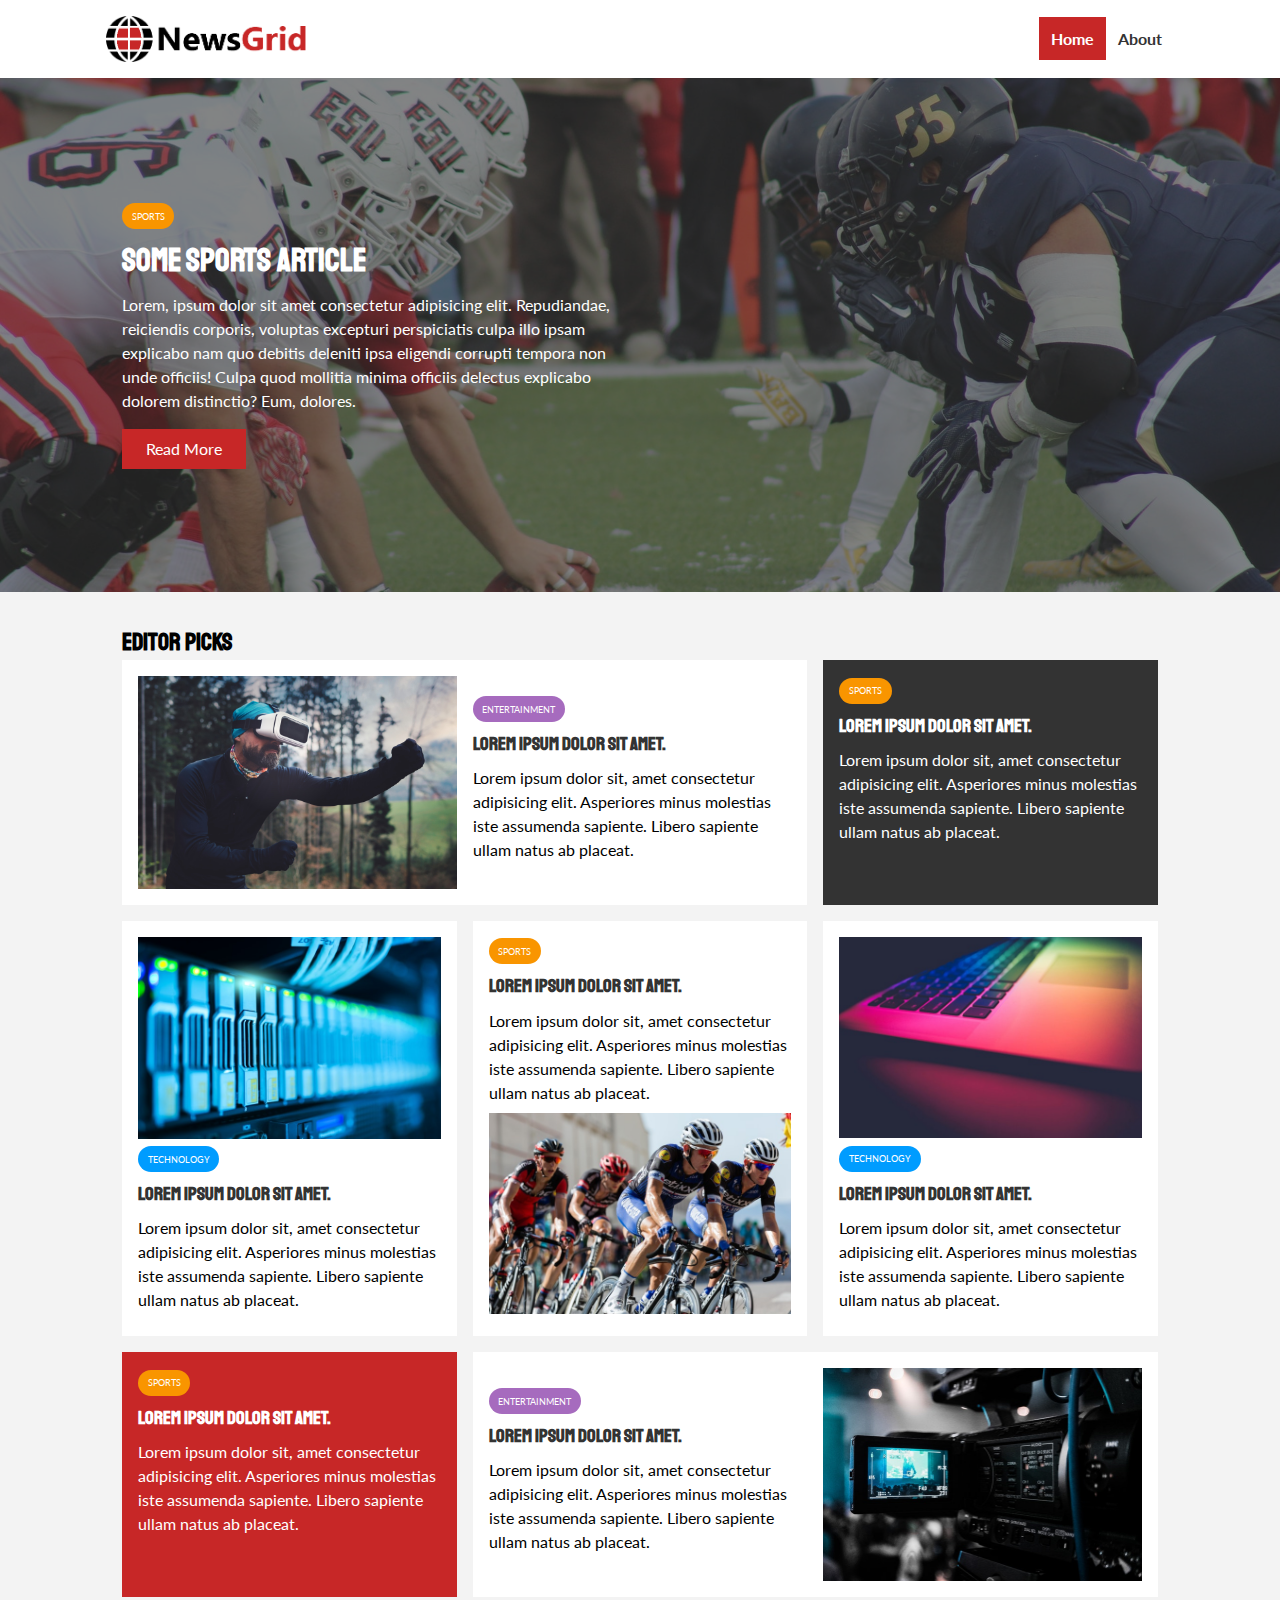
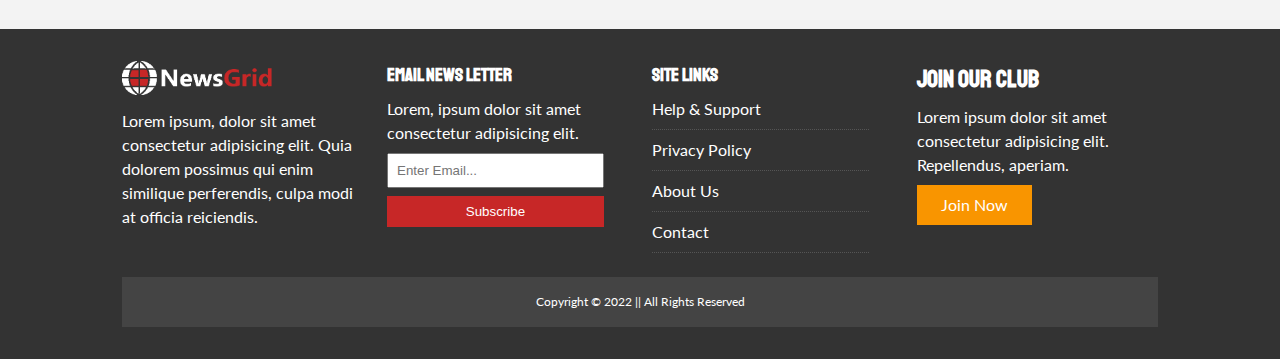
<file: index.html>
<!DOCTYPE html>
<html lang="en">
  <head>
    <meta charset="UTF-8" />
    <meta http-equiv="X-UA-Compatible" content="IE=edge" />
    <meta name="viewport" content="width=device-width, initial-scale=1.0" />
    <link
      rel="stylesheet"
      href="https://use.fontawesome.com/releases/v5.6.3/css/all.css"
      integrity="sha384-UHRtZLI+pbxtHCWp1t77Bi1L4ZtiqrqD80Kn4Z8NTSRyMA2Fd33n5dQ8lWUE00s/"
      crossorigin="anonymous"
    />
    <link
      href="https://fonts.googleapis.com/css?family=Lato|Staatliches"
      rel="stylesheet"
    />
    <link rel="stylesheet" href="./css/style.css" />
    <link
      rel="stylesheet"
      media="screen and (max-width:768px)"
      href="./css/mobile.css"
    />
    <link rel="shortcut icon" type="image/x-icon" href="favicon.ico" />
    <title>News Grid | Latest News</title>
  </head>
  <body>
    <nav id="main-nav">
      <div class="container">
        <img src="img/logo.png" alt="NewsGrid" class="logo" />
        <div class="social">
          <a href="http://facebook.com" target="_blank"
            ><i class="fab fa-facebook fa-2x"></i
          ></a>
          <a href="http://twitter.com" target="_blank"
            ><i class="fab fa-twitter fa-2x"></i
          ></a>
          <a href="http://instagram.com" target="_blank"
            ><i class="fab fa-instagram fa-2x"></i
          ></a>
          <a href="http://youtube.com" target="_blank"
            ><i class="fab fa-youtube fa-2x"></i
          ></a>
        </div>
        <ul>
          <li><a class="current" href="index.html">Home</a></li>
          <li><a href="about.html">About</a></li>
        </ul>
      </div>
    </nav>

    <!--Showcase-->
    <header id="showcase">
      <div class="container">
        <div class="showcase-container">
          <div class="showcase-content">
            <div class="category category-sports">Sports</div>
            <h1>Some Sports Article</h1>
            <p>
              Lorem, ipsum dolor sit amet consectetur adipisicing elit.
              Repudiandae, reiciendis corporis, voluptas excepturi perspiciatis
              culpa illo ipsam explicabo nam quo debitis deleniti ipsa eligendi
              corrupti tempora non unde officiis! Culpa quod mollitia minima
              officiis delectus explicabo dolorem distinctio? Eum, dolores.
            </p>
            <a href="article.html" class="btn btn-primary">Read More</a>
          </div>
        </div>
      </div>
    </header>

    <!-- Home Articles -->
    <section id="home-articles" class="py-2">
      <div class="container">
        <h2>Editor Picks</h2>
        <div class="articles-container">
          <article class="card">
            <!-- This will be a grid container -->
            <img src="./img/articles/ent1.jpg" alt="" />
            <!-- One Grid Item -->
            <div>
              <div class="category category-ent">Entertainment</div>
              <h3><a href="article.html">Lorem ipsum dolor sit amet.</a></h3>
              <p>
                Lorem ipsum dolor sit, amet consectetur adipisicing elit.
                Asperiores minus molestias iste assumenda sapiente. Libero
                sapiente ullam natus ab placeat.
              </p>
            </div>
          </article>

          <article class="card bg-dark">
            <div class="category category-sports">Sports</div>
            <h3><a href="article.html">Lorem ipsum dolor sit amet.</a></h3>
            <p>
              Lorem ipsum dolor sit, amet consectetur adipisicing elit.
              Asperiores minus molestias iste assumenda sapiente. Libero
              sapiente ullam natus ab placeat.
            </p>
          </article>

          <article class="card">
            <!-- This will be a grid container -->
            <img src="./img/articles/tech1.jpg" alt="" />
            <!-- One Grid Item -->
            <div class="category category-tech">Technology</div>
            <h3><a href="article.html">Lorem ipsum dolor sit amet.</a></h3>
            <p>
              Lorem ipsum dolor sit, amet consectetur adipisicing elit.
              Asperiores minus molestias iste assumenda sapiente. Libero
              sapiente ullam natus ab placeat.
            </p>
          </article>

          <article class="card">
            <div class="category category-sports">Sports</div>
            <h3><a href="article.html">Lorem ipsum dolor sit amet.</a></h3>
            <p>
              Lorem ipsum dolor sit, amet consectetur adipisicing elit.
              Asperiores minus molestias iste assumenda sapiente. Libero
              sapiente ullam natus ab placeat.
            </p>
            <img src="./img/articles/sports1.jpg" alt="" />
          </article>

          <article class="card">
            <!-- This will be a grid container -->
            <img src="./img/articles/tech2.jpg" alt="" />
            <!-- One Grid Item -->
            <div class="category category-tech">Technology</div>
            <h3><a href="article.html">Lorem ipsum dolor sit amet.</a></h3>
            <p>
              Lorem ipsum dolor sit, amet consectetur adipisicing elit.
              Asperiores minus molestias iste assumenda sapiente. Libero
              sapiente ullam natus ab placeat.
            </p>
          </article>

          <article class="card bg-primary">
            <div class="category category-sports">Sports</div>
            <h3><a href="article.html">Lorem ipsum dolor sit amet.</a></h3>
            <p>
              Lorem ipsum dolor sit, amet consectetur adipisicing elit.
              Asperiores minus molestias iste assumenda sapiente. Libero
              sapiente ullam natus ab placeat.
            </p>
          </article>

          <article class="card">
            <!-- This will be a grid container -->

            <!-- One Grid Item -->
            <div>
              <div class="category category-ent">Entertainment</div>
              <h3><a href="article.html">Lorem ipsum dolor sit amet.</a></h3>
              <p>
                Lorem ipsum dolor sit, amet consectetur adipisicing elit.
                Asperiores minus molestias iste assumenda sapiente. Libero
                sapiente ullam natus ab placeat.
              </p>
            </div>
            <img src="./img/articles/ent2.jpg" alt="" />
          </article>
        </div>
      </div>
    </section>

    <!-- Footer -->
    <footer id="main-footer" class="py-2">
      <div class="container footer-container">
        <div>
          <img src="./img/logo_light.png" alt="News Grid" />
          <p>
            Lorem ipsum, dolor sit amet consectetur adipisicing elit. Quia
            dolorem possimus qui enim similique perferendis, culpa modi at
            officia reiciendis.
          </p>
        </div>

        <div>
          <h3>Email News Letter</h3>
          <p>Lorem, ipsum dolor sit amet consectetur adipisicing elit.</p>
          <form>
            <input type="email" placeholder="Enter Email..." />
            <input type="submit" value="Subscribe" class="btn btn-primary" />
          </form>
        </div>

        <div>
          <h3>Site Links</h3>
          <ul class="list">
            <li><a href="#">Help & Support</a></li>
            <li><a href="#">Privacy Policy</a></li>
            <li><a href="#">About Us</a></li>
            <li><a href="#">Contact</a></li>
          </ul>
        </div>

        <div>
          <h2>Join Our Club</h2>
          <p>
            Lorem ipsum dolor sit amet consectetur adipisicing elit.
            Repellendus, aperiam.
          </p>
          <a href="#" class="btn btn-secondary">Join Now</a>
        </div>

        <div>
          <p>Copyright &copy; 2022 || All Rights Reserved</p>
        </div>
      </div>
    </footer>
  </body>
</html>
</file>
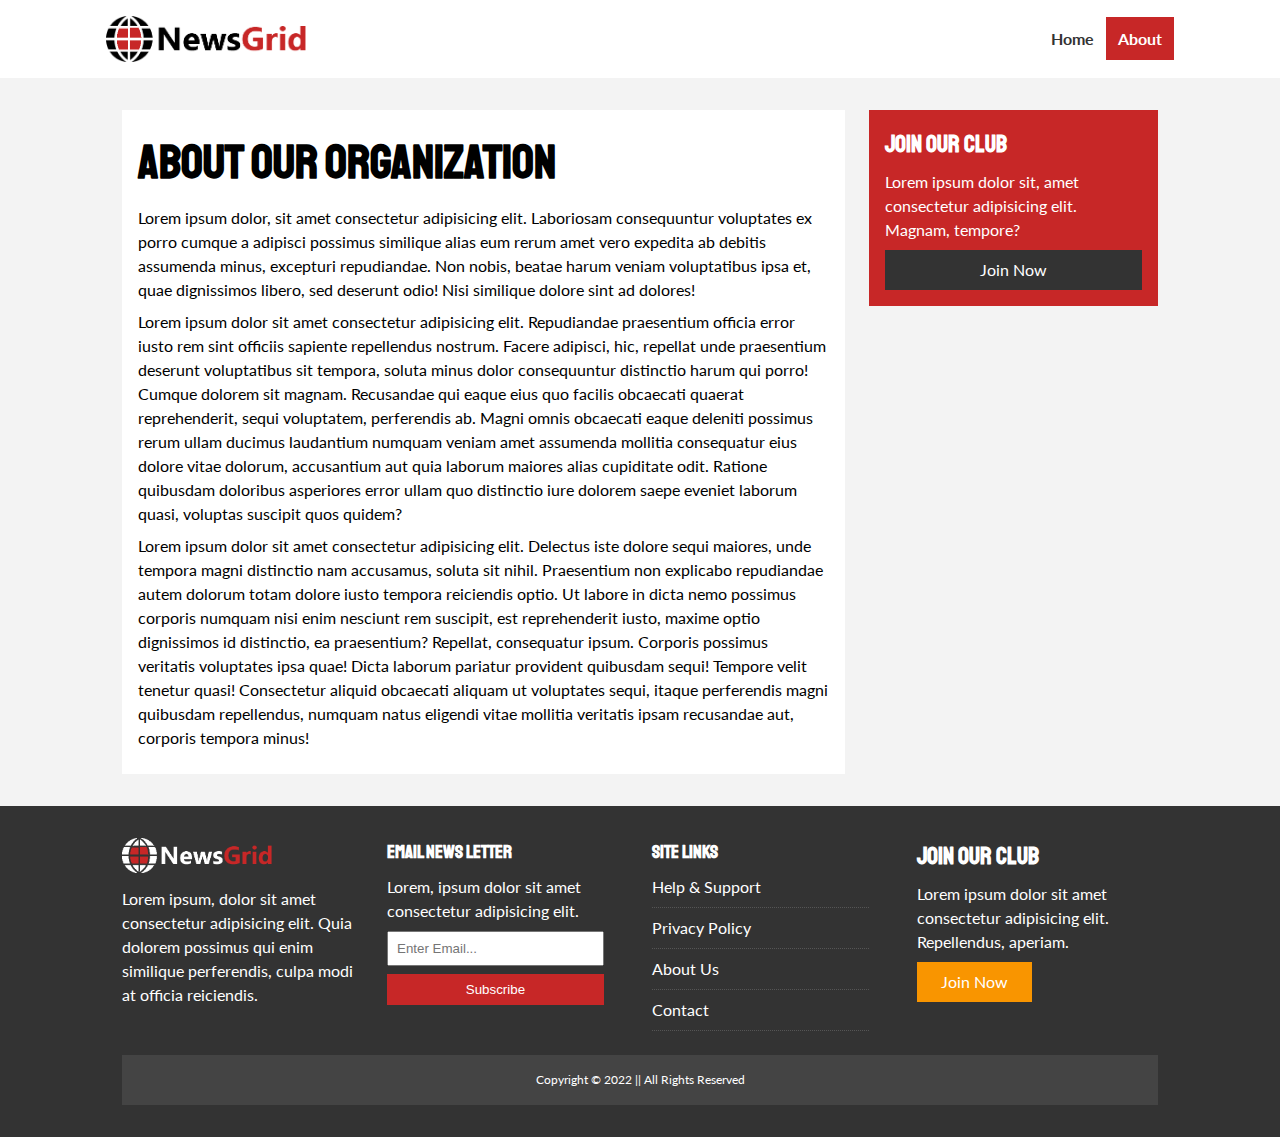
<file: about.html>
<!DOCTYPE html>
<html lang="en">
  <head>
    <meta charset="UTF-8" />
    <meta http-equiv="X-UA-Compatible" content="IE=edge" />
    <meta name="viewport" content="width=device-width, initial-scale=1.0" />
    <link
      rel="stylesheet"
      href="https://use.fontawesome.com/releases/v5.6.3/css/all.css"
      integrity="sha384-UHRtZLI+pbxtHCWp1t77Bi1L4ZtiqrqD80Kn4Z8NTSRyMA2Fd33n5dQ8lWUE00s/"
      crossorigin="anonymous"
    />
    <link
      href="https://fonts.googleapis.com/css?family=Lato|Staatliches"
      rel="stylesheet"
    />
    <link rel="stylesheet" href="./css/style.css" />
    <link
      rel="stylesheet"
      media="screen and (max-width:768px)"
      href="./css/mobile.css"
    />
    <link rel="shortcut icon" type="image/x-icon" href="favicon.ico" />
    <title>News Grid | About</title>
  </head>
  <body>
    <nav id="main-nav">
      <div class="container">
        <img src="img/logo.png" alt="NewsGrid" class="logo" />
        <div class="social">
          <a href="http://facebook.com" target="_blank"
            ><i class="fab fa-facebook fa-2x"></i
          ></a>
          <a href="http://twitter.com" target="_blank"
            ><i class="fab fa-twitter fa-2x"></i
          ></a>
          <a href="http://instagram.com" target="_blank"
            ><i class="fab fa-instagram fa-2x"></i
          ></a>
          <a href="http://youtube.com" target="_blank"
            ><i class="fab fa-youtube fa-2x"></i
          ></a>
        </div>
        <ul>
          <li><a href="index.html">Home</a></li>
          <li><a class="current" href="about.html">About</a></li>
        </ul>
      </div>
    </nav>

    <!-- About -->
    <section id="about">
      <div class="container">
        <div class="page-container">
          <article class="card">
            <h1 class="l-heading">About Our Organization</h1>
            <p>
              Lorem ipsum dolor, sit amet consectetur adipisicing elit.
              Laboriosam consequuntur voluptates ex porro cumque a adipisci
              possimus similique alias eum rerum amet vero expedita ab debitis
              assumenda minus, excepturi repudiandae. Non nobis, beatae harum
              veniam voluptatibus ipsa et, quae dignissimos libero, sed deserunt
              odio! Nisi similique dolore sint ad dolores!
            </p>
            <p>
              Lorem ipsum dolor sit amet consectetur adipisicing elit.
              Repudiandae praesentium officia error iusto rem sint officiis
              sapiente repellendus nostrum. Facere adipisci, hic, repellat unde
              praesentium deserunt voluptatibus sit tempora, soluta minus dolor
              consequuntur distinctio harum qui porro! Cumque dolorem sit
              magnam. Recusandae qui eaque eius quo facilis obcaecati quaerat
              reprehenderit, sequi voluptatem, perferendis ab. Magni omnis
              obcaecati eaque deleniti possimus rerum ullam ducimus laudantium
              numquam veniam amet assumenda mollitia consequatur eius dolore
              vitae dolorum, accusantium aut quia laborum maiores alias
              cupiditate odit. Ratione quibusdam doloribus asperiores error
              ullam quo distinctio iure dolorem saepe eveniet laborum quasi,
              voluptas suscipit quos quidem?
            </p>
            <p>
              Lorem ipsum dolor sit amet consectetur adipisicing elit. Delectus
              iste dolore sequi maiores, unde tempora magni distinctio nam
              accusamus, soluta sit nihil. Praesentium non explicabo repudiandae
              autem dolorum totam dolore iusto tempora reiciendis optio. Ut
              labore in dicta nemo possimus corporis numquam nisi enim nesciunt
              rem suscipit, est reprehenderit iusto, maxime optio dignissimos id
              distinctio, ea praesentium? Repellat, consequatur ipsum. Corporis
              possimus veritatis voluptates ipsa quae! Dicta laborum pariatur
              provident quibusdam sequi! Tempore velit tenetur quasi!
              Consectetur aliquid obcaecati aliquam ut voluptates sequi, itaque
              perferendis magni quibusdam repellendus, numquam natus eligendi
              vitae mollitia veritatis ipsam recusandae aut, corporis tempora
              minus!
            </p>
          </article>

          <aside class="card bg-primary">
            <h2>Join Our Club</h2>
            <p>
              Lorem ipsum dolor sit, amet consectetur adipisicing elit. Magnam,
              tempore?
            </p>
            <a href="#" class="btn btn-dark btn-block">Join Now</a>
          </aside>
        </div>
      </div>
    </section>

    <!-- Footer -->
    <footer id="main-footer" class="py-2">
      <div class="container footer-container">
        <div>
          <img src="./img/logo_light.png" alt="News Grid" />
          <p>
            Lorem ipsum, dolor sit amet consectetur adipisicing elit. Quia
            dolorem possimus qui enim similique perferendis, culpa modi at
            officia reiciendis.
          </p>
        </div>

        <div>
          <h3>Email News Letter</h3>
          <p>Lorem, ipsum dolor sit amet consectetur adipisicing elit.</p>
          <form>
            <input type="email" placeholder="Enter Email..." />
            <input type="submit" value="Subscribe" class="btn btn-primary" />
          </form>
        </div>

        <div>
          <h3>Site Links</h3>
          <ul class="list">
            <li><a href="#">Help & Support</a></li>
            <li><a href="#">Privacy Policy</a></li>
            <li><a href="#">About Us</a></li>
            <li><a href="#">Contact</a></li>
          </ul>
        </div>

        <div>
          <h2>Join Our Club</h2>
          <p>
            Lorem ipsum dolor sit amet consectetur adipisicing elit.
            Repellendus, aperiam.
          </p>
          <a href="#" class="btn btn-secondary">Join Now</a>
        </div>

        <div>
          <p>Copyright &copy; 2022 || All Rights Reserved</p>
        </div>
      </div>
    </footer>
  </body>
</html>
</file>
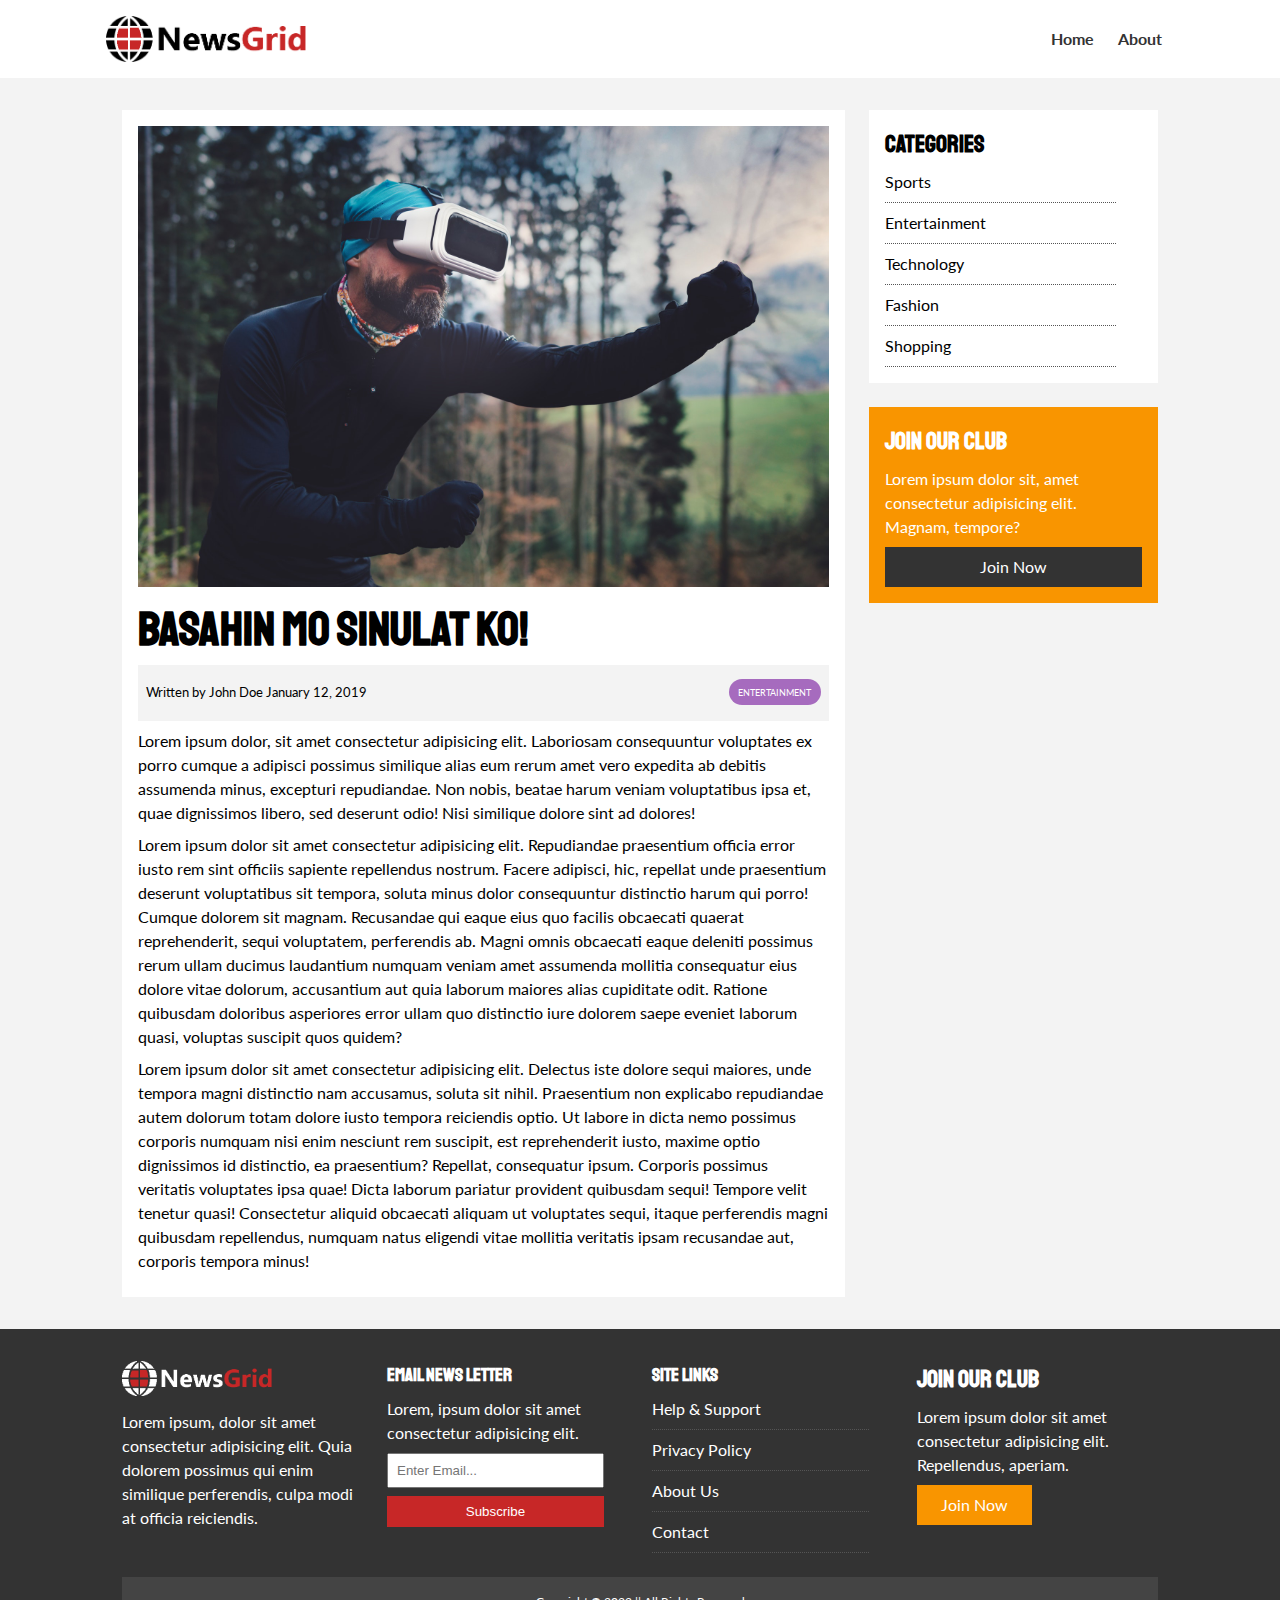
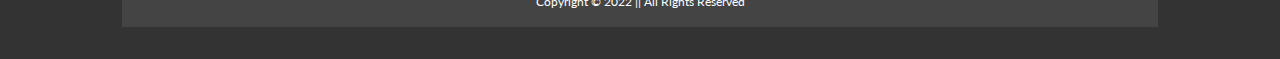
<file: article.html>
<!DOCTYPE html>
<html lang="en">
  <head>
    <meta charset="UTF-8" />
    <meta http-equiv="X-UA-Compatible" content="IE=edge" />
    <meta name="viewport" content="width=device-width, initial-scale=1.0" />
    <link
      rel="stylesheet"
      href="https://use.fontawesome.com/releases/v5.6.3/css/all.css"
      integrity="sha384-UHRtZLI+pbxtHCWp1t77Bi1L4ZtiqrqD80Kn4Z8NTSRyMA2Fd33n5dQ8lWUE00s/"
      crossorigin="anonymous"
    />
    <link
      href="https://fonts.googleapis.com/css?family=Lato|Staatliches"
      rel="stylesheet"
    />
    <link rel="stylesheet" href="./css/style.css" />
    <link
      rel="stylesheet"
      media="screen and (max-width:768px)"
      href="./css/mobile.css"
    />
    <link rel="shortcut icon" type="image/x-icon" href="favicon.ico" />
    <title>News Grid | Article</title>
  </head>
  <body>
    <nav id="main-nav">
      <div class="container">
        <img src="img/logo.png" alt="NewsGrid" class="logo" />
        <div class="social">
          <a href="http://facebook.com" target="_blank"
            ><i class="fab fa-facebook fa-2x"></i
          ></a>
          <a href="http://twitter.com" target="_blank"
            ><i class="fab fa-twitter fa-2x"></i
          ></a>
          <a href="http://instagram.com" target="_blank"
            ><i class="fab fa-instagram fa-2x"></i
          ></a>
          <a href="http://youtube.com" target="_blank"
            ><i class="fab fa-youtube fa-2x"></i
          ></a>
        </div>
        <ul>
          <li><a href="index.html">Home</a></li>
          <li><a href="about.html">About</a></li>
        </ul>
      </div>
    </nav>

    <!-- About -->
    <section id="article">
      <div class="container">
        <div class="page-container">
          <article class="card">
            <img src="./img/articles/ent1.jpg" alt="" />
            <h1 class="l-heading">Basahin Mo Sinulat Ko!</h1>
            <div class="meta">
              <small>
                <i class="fas fa-user"></i>Written by John Doe January 12, 2019
              </small>
              <div class="category category-ent">Entertainment</div>
            </div>
            <p>
              Lorem ipsum dolor, sit amet consectetur adipisicing elit.
              Laboriosam consequuntur voluptates ex porro cumque a adipisci
              possimus similique alias eum rerum amet vero expedita ab debitis
              assumenda minus, excepturi repudiandae. Non nobis, beatae harum
              veniam voluptatibus ipsa et, quae dignissimos libero, sed deserunt
              odio! Nisi similique dolore sint ad dolores!
            </p>
            <p>
              Lorem ipsum dolor sit amet consectetur adipisicing elit.
              Repudiandae praesentium officia error iusto rem sint officiis
              sapiente repellendus nostrum. Facere adipisci, hic, repellat unde
              praesentium deserunt voluptatibus sit tempora, soluta minus dolor
              consequuntur distinctio harum qui porro! Cumque dolorem sit
              magnam. Recusandae qui eaque eius quo facilis obcaecati quaerat
              reprehenderit, sequi voluptatem, perferendis ab. Magni omnis
              obcaecati eaque deleniti possimus rerum ullam ducimus laudantium
              numquam veniam amet assumenda mollitia consequatur eius dolore
              vitae dolorum, accusantium aut quia laborum maiores alias
              cupiditate odit. Ratione quibusdam doloribus asperiores error
              ullam quo distinctio iure dolorem saepe eveniet laborum quasi,
              voluptas suscipit quos quidem?
            </p>
            <p>
              Lorem ipsum dolor sit amet consectetur adipisicing elit. Delectus
              iste dolore sequi maiores, unde tempora magni distinctio nam
              accusamus, soluta sit nihil. Praesentium non explicabo repudiandae
              autem dolorum totam dolore iusto tempora reiciendis optio. Ut
              labore in dicta nemo possimus corporis numquam nisi enim nesciunt
              rem suscipit, est reprehenderit iusto, maxime optio dignissimos id
              distinctio, ea praesentium? Repellat, consequatur ipsum. Corporis
              possimus veritatis voluptates ipsa quae! Dicta laborum pariatur
              provident quibusdam sequi! Tempore velit tenetur quasi!
              Consectetur aliquid obcaecati aliquam ut voluptates sequi, itaque
              perferendis magni quibusdam repellendus, numquam natus eligendi
              vitae mollitia veritatis ipsam recusandae aut, corporis tempora
              minus!
            </p>
          </article>

          <aside id="categories" class="card">
            <h2>Categories</h2>
            <ul class="list">
              <li><i class="fas fa-chevron-right"></i>Sports</li>
              <li><i class="fas fa-chevron-right"></i>Entertainment</li>
              <li><i class="fas fa-chevron-right"></i>Technology</li>
              <li><i class="fas fa-chevron-right"></i>Fashion</li>
              <li><i class="fas fa-chevron-right"></i>Shopping</li>
            </ul>
          </aside>

          <aside class="card bg-secondary">
            <h2>Join Our Club</h2>
            <p>
              Lorem ipsum dolor sit, amet consectetur adipisicing elit. Magnam,
              tempore?
            </p>
            <a href="#" class="btn btn-dark btn-block">Join Now</a>
          </aside>
        </div>
      </div>
    </section>

    <!-- Footer -->
    <footer id="main-footer" class="py-2">
      <div class="container footer-container">
        <div>
          <img src="./img/logo_light.png" alt="News Grid" />
          <p>
            Lorem ipsum, dolor sit amet consectetur adipisicing elit. Quia
            dolorem possimus qui enim similique perferendis, culpa modi at
            officia reiciendis.
          </p>
        </div>

        <div>
          <h3>Email News Letter</h3>
          <p>Lorem, ipsum dolor sit amet consectetur adipisicing elit.</p>
          <form>
            <input type="email" placeholder="Enter Email..." />
            <input type="submit" value="Subscribe" class="btn btn-primary" />
          </form>
        </div>

        <div>
          <h3>Site Links</h3>
          <ul class="list">
            <li><a href="#">Help & Support</a></li>
            <li><a href="#">Privacy Policy</a></li>
            <li><a href="#">About Us</a></li>
            <li><a href="#">Contact</a></li>
          </ul>
        </div>

        <div>
          <h2>Join Our Club</h2>
          <p>
            Lorem ipsum dolor sit amet consectetur adipisicing elit.
            Repellendus, aperiam.
          </p>
          <a href="#" class="btn btn-secondary">Join Now</a>
        </div>

        <div>
          <p>Copyright &copy; 2022 || All Rights Reserved</p>
        </div>
      </div>
    </footer>
  </body>
</html>
</file>
<file: css/style.css>
:root {
  --primary-color: #c72727;
  --secondary-color: #f99500;
  --light-color: #f3f3f3;
  --dark-color: #333;
  --max-width: 1100px;
}

.category {
  --sports-color: #f99500;
  --ent-color: #a66bbe;
  --tech-color: #009cff;
}

* {
  margin: 0;
  padding: 0;
  box-sizing: border-box;
}

body {
  font-family: "Lato", sans-serif;
  line-height: 1.5;
  background: var(--light-color);
}

a {
  color: #333;
  text-decoration: none;
}

ul {
  list-style: none;
}

p {
  margin: 0.5rem 0;
}

img {
  width: 100%;
}

h1,
h2,
h3,
h4,
h5,
h6 {
  font-family: "Staatliches", cursive;
  margin-bottom: auto;
}

/* Utility */
.container {
  max-width: var(--max-width);
  margin: auto;
  padding: 0 2rem;
  overflow: hidden;
}

.category {
  display: inline-block;
  color: #fff;
  font-size: 0.55rem;
  text-transform: uppercase;
  padding: 0.4rem 0.6rem;
  border-radius: 15px;
  margin-bottom: 0.5rem;
}

.category-sports {
  background: var(--sports-color);
}

.category-ent {
  background: var(--ent-color);
}

.category-tech {
  background: var(--tech-color);
}

.btn {
  display: inline-block;
  border: none;
  background: var(--primary-color);
  color: #fff;
  padding: 0.5rem 1.5rem;
}

.btn-light {
  background: var(--light-color);
}

.btn-primary {
  background: var(--primary-color);
}

.btn-secondary {
  background: var(--secondary-color);
}

.btn-block {
  display: block;
  width: 100%;
  text-align: center;
}

.btn:hover {
  opacity: 0.9;
}

.card {
  background: #fff;
  padding: 1rem;
}

.bg-dark,
.btn-dark {
  background: var(--dark-color);
  color: #fff;
}

.bg-primary {
  background: var(--primary-color);
  color: #fff;
}

.bg-secondary {
  background: var(--secondary-color);
  color: #fff;
}

.py-1 {
  padding: 1.5rem 0;
}

.py-2 {
  padding: 2rem 0;
}

.py-3 {
  padding: 3rem 0;
}

.p-1 {
  padding: 1.5rem;
}

.p-2 {
  padding: 2rem;
}

.p-3 {
  padding: 3rem;
}

.l-heading {
  font-size: 3rem;
}

.bg-dark h1,
.bg-dark h2,
.bg-dark h3,
.bg-dark a,
.bg-primary h1,
.bg-primary h2,
.bg-primary h3,
.bg-primary a,
.bg-secondary h1,
.bg-secondary h2,
.bg-secondary h3,
.bg-secondary a {
  color: #fff;
}

.list li {
  padding: 0.5rem 0;
  border-bottom: #555 dotted 1px;
  width: 90%;
}

.list li a:hover {
  color: var(--primary-color) !important;
}

/* Inner page grid container */
.page-container {
  display: grid;
  grid-template-columns: 5fr 2fr;
  margin: 2rem 0;
  grid-gap: 1.5rem;
}

.page-container > *:first-child {
  grid-row: 1 / span 3;
}

/* Navigation */
#main-nav {
  background: #fff;
  position: sticky;
  top: 0;
  z-index: 2;
}

#main-nav .container {
  display: grid;
  grid-template-columns: 6fr 3fr 2fr;
  padding: 1rem;
  align-items: center;
}

#main-nav .logo {
  width: 200px;
}

#main-nav ul {
  justify-self: end;
  display: flex;
}

#main-nav ul li a {
  padding: 0.75rem;
  font-weight: bold;
}

#main-nav ul li a.current {
  background: var(--primary-color);
  color: #fff;
}

#main-nav ul li a:hover {
  background: var(--light-color);
  color: var(--dark-color);
}

#main-nav .social {
  justify-self: center;
}

#main-nav .social i {
  color: #777;
  margin-right: 0.5rem;
}

/* Showcase */
#showcase {
  color: #fff;
  background: #333;
  padding: 2rem;
  position: relative;
}

#showcase:before {
  content: "";
  background: url("../img/featured.jpg") no-repeat center center/cover;
  position: absolute;
  top: 0;
  left: 0;
  width: 100%;
  height: 100%;
  opacity: 0.4;
}

#showcase .showcase-container {
  display: grid;
  grid-template-columns: repeat(2, 1fr);
  justify-content: center;
  align-items: center;
  height: 50vh;
}

#showcase .showcase-content {
  z-index: 1;
}

#showcase .showcase-content p {
  margin-bottom: 1rem;
}

/* Home Articles */
#home-articles .articles-container {
  display: grid;
  grid-template-columns: repeat(3, 1fr);
  grid-gap: 1rem;
}

/* #home-articles .articles-container article:first-child */
#home-articles .articles-container > *:first-child,
#home-articles .articles-container > *:last-child {
  display: grid;
  grid-template-columns: repeat(2, 1fr);
  grid-gap: 1rem;
  align-items: center;
  grid-column: 1 / span 2;
}

#home-articles .articles-container > *:last-child {
  grid-column: 2 / span 2;
}

#article .meta {
  display: flex;
  justify-content: space-between;
  align-items: center;
  background: var(--light-color);
  padding: 0.5rem;
}

#article .meta .category {
  margin-top: 0.4rem;
}

/* Footer */
#main-footer {
  background: var(--dark-color);
  color: #fff;
}

#main-footer img {
  width: 150px;
}

#main-footer a {
  color: #fff;
}

#main-footer .footer-container {
  display: grid;
  grid-template-columns: repeat(4, 1fr);
  grid-gap: 1.5rem;
}

#main-footer .footer-container > *:last-child {
  background: #444;
  grid-column: 1 / span 4;
  padding: 0.5rem;
  text-align: center;
  font-size: 0.75rem;
}

#main-footer .footer-container input[type="email"] {
  width: 90%;
  padding: 0.5rem;
  margin-bottom: 0.5rem;
}

#main-footer .footer-container input[type="submit"] {
  width: 90%;
}
</file>
<file: css/mobile.css>
/* Navigation */
#main-nav .social {
  display: none;
}

#main-nav .container {
  grid-template-columns: 1fr;
  grid-gap: 1.2rem;
}

#main-nav ul,
#main-nav .logo {
  justify-self: center;
}

#main-nav ul li a {
  padding: 0.5rem;
}

#home-articles .articles-container {
  grid-template-columns: repeat(2, 1fr);
}
#home-articles .articles-container > *:first-child,
#home-articles .articles-container > *:last-child {
  grid-template-columns: 1fr;
  grid-column: 1;
}

@media (max-width: 600px) {
  #showcase .showcase-container,
  #home-articles .articles-container,
  #main-footer .footer-container {
    grid-template-columns: 1fr;
  }

  #main-footer .footer-container > * {
    grid-column: 1;
  }
}

.page-container {
  grid-template-columns: 1fr;
  text-align: center;
}

.l-heading {
  font-size: 2rem;
}
</file>
